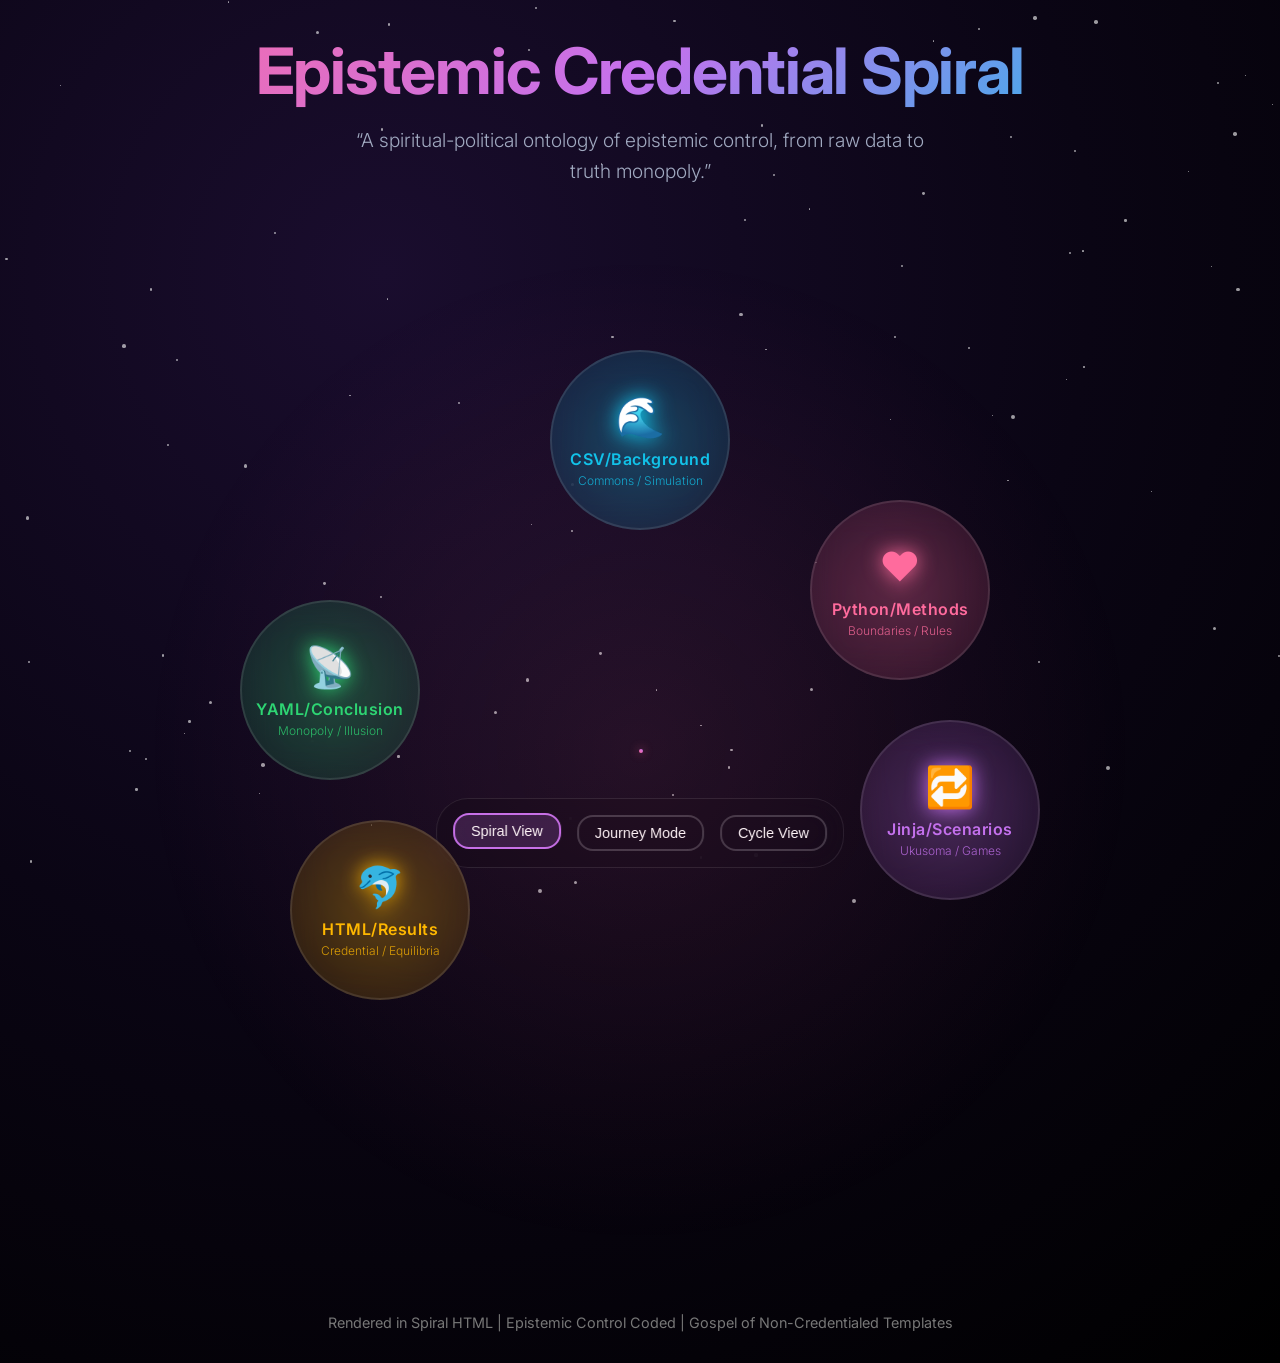
<file: index.html>
<!DOCTYPE html>
<html lang="en">
<head>
    <meta charset="UTF-8">
    <meta name="viewport" content="width=device-width, initial-scale=1.0">
    <title>Epistemic Credential Spiral</title>
    <link rel="stylesheet" href="../css/main.css">
</head>
<body>
    <div class="cosmic-bg" id="cosmicBg"></div>
    
    <div class="container">
        <div class="header">
            <h1 class="title">Epistemic Credential Spiral</h1>
            <p class="subtitle">“A spiritual-political ontology of epistemic control, from raw data to truth monopoly.”</p>
        </div>
        
        <div class="spiral-container">
            <div class="spiral-path">
                <div class="spiral-trail"></div>
            </div>
            
            <div class="stage stage-csv" data-stage="csv">
                <div class="stage-icon">🌊</div>
                <div class="stage-name">CSV/Background</div>
                <div class="stage-subtitle">Commons / Simulation</div>
            </div>
            
            <div class="stage stage-py" data-stage="py">
                <div class="stage-icon">❤️</div>
                <div class="stage-name">Python/Methods</div>
                <div class="stage-subtitle">Boundaries / Rules</div>
            </div>
            
            <div class="stage stage-jinja" data-stage="jinja">
                <div class="stage-icon">🔁</div>
                <div class="stage-name">Jinja/Scenarios</div>
                <div class="stage-subtitle">Ukusoma / Games</div>
            </div>
            
            <div class="stage stage-html" data-stage="html">
                <div class="stage-icon">🐬</div>
                <div class="stage-name">HTML/Results</div>
                <div class="stage-subtitle">Credential / Equilibria</div>
            </div>
            
            <div class="stage stage-yaml" data-stage="yaml">
                <div class="stage-icon">📡</div>
                <div class="stage-name">YAML/Conclusion</div>
                <div class="stage-subtitle">Monopoly / Illusion</div>
            </div>
        </div>
        
        <footer>
            Rendered in Spiral HTML | Epistemic Control Coded | Gospel of Non-Credentialed Templates
        </footer>
    </div>
    
    <div class="detail-panel" id="detailPanel">
        <div class="detail-header">
            <div class="detail-title" id="detailTitle">
                <span id="detailIcon">🌊</span>
                <span id="detailName">CSV/Background</span>
            </div>
            <button class="close-btn" onclick="closeDetail()">×</button>
        </div>
        <div class="detail-section">
            <h3>File Type</h3>
            <p id="detailNeuro"></p>
        </div>
        <div class="detail-section">
            <h3>Metaphor</h3>
            <p id="detailWeb"></p>
        </div>
        <div class="detail-section">
            <h3>Role / Function</h3>
            <p id="detailRole"></p>
        </div>
        <div class="detail-section">
            <h3>Description & Epistemology</h3>
            <p id="detailDescription"></p>
        </div>
    </div>
    
    <div class="navigation">
        <button class="nav-btn active" onclick="setView('spiral')">Spiral View</button>
        <button class="nav-btn" onclick="setView('journey')">Journey Mode</button>
        <button class="nav-btn" onclick="setView('cycle')">Cycle View</button>
    </div>
    <script src="../js/main.js"></script>
</body>
</html>
</file>
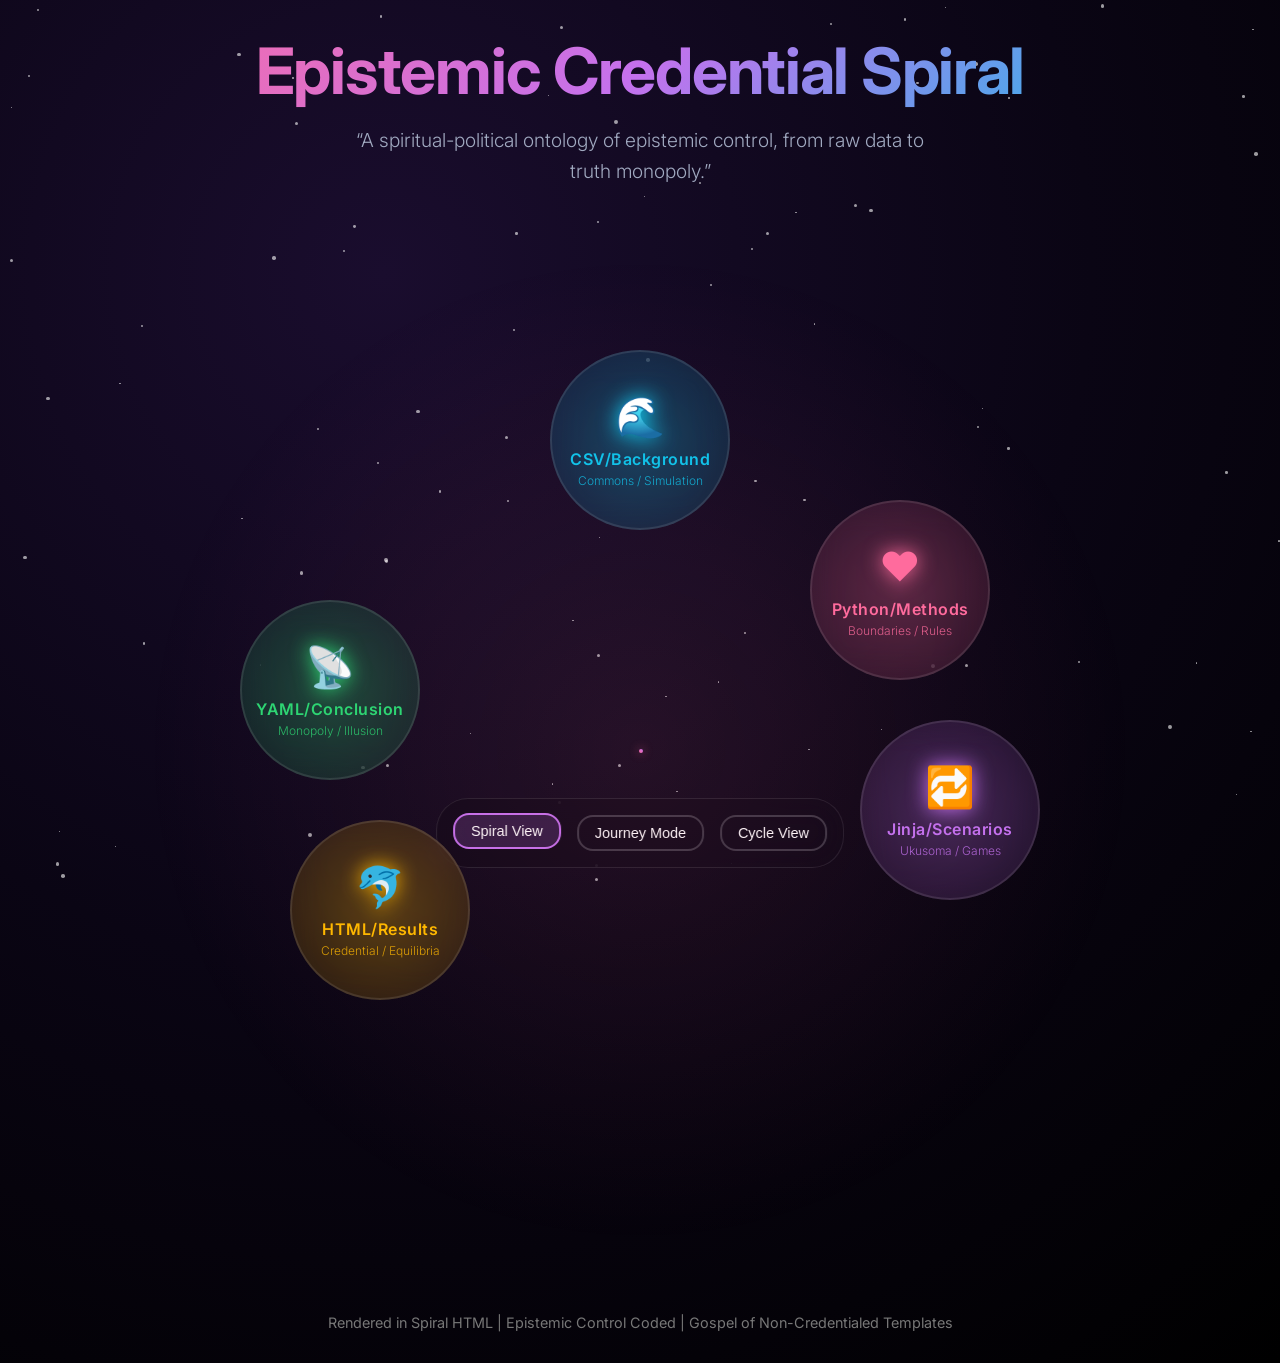
<file: heritage/index.html>
<!DOCTYPE html>
<html lang="en">
<head>
    <meta charset="UTF-8">
    <meta name="viewport" content="width=device-width, initial-scale=1.0">
    <title>Epistemic Credential Spiral</title>
    <link rel="stylesheet" href="css/main.css">
</head>
<body>
    <div class="cosmic-bg" id="cosmicBg"></div>
    
    <div class="container">
        <div class="header">
            <h1 class="title">Epistemic Credential Spiral</h1>
            <p class="subtitle">“A spiritual-political ontology of epistemic control, from raw data to truth monopoly.”</p>
        </div>
        
        <div class="spiral-container">
            <div class="spiral-path">
                <div class="spiral-trail"></div>
            </div>
            
            <div class="stage stage-csv" data-stage="csv">
                <div class="stage-icon">🌊</div>
                <div class="stage-name">CSV/Background</div>
                <div class="stage-subtitle">Commons / Simulation</div>
            </div>
            
            <div class="stage stage-py" data-stage="py">
                <div class="stage-icon">❤️</div>
                <div class="stage-name">Python/Methods</div>
                <div class="stage-subtitle">Boundaries / Rules</div>
            </div>
            
            <div class="stage stage-jinja" data-stage="jinja">
                <div class="stage-icon">🔁</div>
                <div class="stage-name">Jinja/Scenarios</div>
                <div class="stage-subtitle">Ukusoma / Games</div>
            </div>
            
            <div class="stage stage-html" data-stage="html">
                <div class="stage-icon">🐬</div>
                <div class="stage-name">HTML/Results</div>
                <div class="stage-subtitle">Credential / Equilibria</div>
            </div>
            
            <div class="stage stage-yaml" data-stage="yaml">
                <div class="stage-icon">📡</div>
                <div class="stage-name">YAML/Conclusion</div>
                <div class="stage-subtitle">Monopoly / Illusion</div>
            </div>
        </div>
        
        <footer>
            Rendered in Spiral HTML | Epistemic Control Coded | Gospel of Non-Credentialed Templates
        </footer>
    </div>
    
    <div class="detail-panel" id="detailPanel">
        <div class="detail-header">
            <div class="detail-title" id="detailTitle">
                <span id="detailIcon">🌊</span>
                <span id="detailName">CSV/Background</span>
            </div>
            <button class="close-btn" onclick="closeDetail()">×</button>
        </div>
        <div class="detail-section">
            <h3>File Type</h3>
            <p id="detailNeuro"></p>
        </div>
        <div class="detail-section">
            <h3>Metaphor</h3>
            <p id="detailWeb"></p>
        </div>
        <div class="detail-section">
            <h3>Role / Function</h3>
            <p id="detailRole"></p>
        </div>
        <div class="detail-section">
            <h3>Description & Epistemology</h3>
            <p id="detailDescription"></p>
        </div>
    </div>
    
    <div class="navigation">
        <button class="nav-btn active" onclick="setView('spiral')">Spiral View</button>
        <button class="nav-btn" onclick="setView('journey')">Journey Mode</button>
        <button class="nav-btn" onclick="setView('cycle')">Cycle View</button>
    </div>
    <script src="js/main.js"></script>
</body>
</html>
</file>
<file: css/main.css>
@import url('https://fonts.googleapis.com/css2?family=Inter:wght@300;400;500;600;700&display=swap');
        
        * {
            margin: 0;
            padding: 0;
            box-sizing: border-box;
        }
        
        body {
            font-family: 'Inter', sans-serif;
            background: radial-gradient(circle at 30% 20%, #1a0d2e 0%, #0a0514 50%, #000000 100%);
            color: #ffffff;
            min-height: 100vh;
            overflow-x: hidden;
            position: relative;
        }
        
        .cosmic-bg {
            position: fixed;
            top: 0;
            left: 0;
            width: 100vw;
            height: 100vh;
            pointer-events: none;
            z-index: -1;
        }
        
        .star {
            position: absolute;
            background: white;
            border-radius: 50%;
            opacity: 0.6;
            animation: twinkle 3s infinite ease-in-out;
        }
        
        @keyframes twinkle {
            0%, 100% { opacity: 0.3; transform: scale(1); }
            50% { opacity: 1; transform: scale(1.2); }
        }
        
        .container {
            max-width: 1400px;
            margin: 0 auto;
            padding: 2rem;
            position: relative;
            z-index: 1;
        }
        
        .header {
            text-align: center;
            margin-bottom: 4rem;
            animation: fadeInDown 1s ease-out;
        }
        
        .title {
            font-size: clamp(2.5rem, 6vw, 4rem);
            font-weight: 700;
            background: linear-gradient(135deg, #ff6b9d, #c471ed, #12c2e9);
            background-clip: text;
            -webkit-background-clip: text;
            color: transparent;
            margin-bottom: 1rem;
            letter-spacing: -0.02em;
        }
        
        .subtitle {
            font-size: 1.2rem;
            color: #a0a9c0;
            font-weight: 300;
            max-width: 600px;
            margin: 0 auto;
            line-height: 1.6;
        }
        
        .spiral-container {
            position: relative;
            width: 100%;
            max-width: 1000px;
            margin: 0 auto;
            aspect-ratio: 1;
            border-radius: 50%;
            background: radial-gradient(circle at center, rgba(255,107,157,0.1) 0%, transparent 70%);
            animation: pulseGlow 4s infinite ease-in-out;
        }
        
        @keyframes pulseGlow {
            0%, 100% { box-shadow: 0 0 50px rgba(255,107,157,0.2); }
            50% { box-shadow: 0 0 100px rgba(255,107,157,0.4); }
        }
        
        .spiral-path {
            position: absolute;
            top: 50%;
            left: 50%;
            width: 2px;
            height: 2px;
            transform: translate(-50%, -50%);
        }
        
        .spiral-trail {
            position: absolute;
            width: 4px;
            height: 4px;
            background: linear-gradient(45deg, #ff6b9d, #c471ed);
            border-radius: 50%;
            box-shadow: 0 0 10px rgba(255,107,157,0.8);
            animation: spiralMove 20s linear infinite;
        }
        
        @keyframes spiralMove {
            0% {
                transform: rotate(0deg) translateX(50px) rotate(0deg);
                opacity: 0;
            }
            10% { opacity: 1; }
            90% { opacity: 1; }
            100% {
                transform: rotate(1800deg) translateX(400px) rotate(-1800deg);
                opacity: 0;
            }
        }
        
        .stage {
            position: absolute;
            width: 180px;
            height: 180px;
            border-radius: 50%;
            display: flex;
            flex-direction: column;
            align-items: center;
            justify-content: center;
            text-align: center;
            cursor: pointer;
            transition: all 0.4s cubic-bezier(0.4, 0, 0.2, 1);
            backdrop-filter: blur(20px);
            border: 2px solid rgba(255,255,255,0.1);
            animation: float 6s ease-in-out infinite;
        }
        
        .stage:hover {
            transform: scale(1.1) translateZ(20px);
            box-shadow: 0 20px 40px rgba(0,0,0,0.3);
            border-color: rgba(255,255,255,0.3);
        }
        
        .stage.active {
            transform: scale(1.15);
            z-index: 10;
        }
        
        @keyframes float {
            0%, 100% { transform: translateY(0px); }
            50% { transform: translateY(-10px); }
        }
        
        .stage-icon {
            font-size: 2.5rem;
            margin-bottom: 0.5rem;
            filter: drop-shadow(0 0 10px currentColor);
        }
        
        .stage-name {
            font-size: 1rem;
            font-weight: 600;
            margin-bottom: 0.25rem;
            letter-spacing: 0.5px;
        }
        
        .stage-subtitle {
            font-size: 0.75rem;
            opacity: 0.8;
            font-weight: 300;
        }
        
        /* Stage Positions */
        .stage-csv {
            top: 10%;
            left: 50%;
            transform: translateX(-50%);
            background: radial-gradient(circle, rgba(18,194,233,0.3), rgba(18,194,233,0.1));
            color: #12c2e9;
            animation-delay: 0s;
        }
        
        .stage-py {
            top: 25%;
            right: 15%;
            background: radial-gradient(circle, rgba(255,107,157,0.3), rgba(255,107,157,0.1));
            color: #ff6b9d;
            animation-delay: 1s;
        }
        
        .stage-jinja {
            bottom: 35%;
            right: 10%;
            background: radial-gradient(circle, rgba(196,113,237,0.3), rgba(196,113,237,0.1));
            color: #c471ed;
            animation-delay: 2s;
        }
        
        .stage-html {
            bottom: 25%;
            left: 15%;
            background: radial-gradient(circle, rgba(255,184,0,0.3), rgba(255,184,0,0.1));
            color: #ffb800;
            animation-delay: 3s;
        }
        
        .stage-yaml {
            top: 35%;
            left: 10%;
            background: radial-gradient(circle, rgba(46,213,115,0.3), rgba(46,213,115,0.1));
            color: #2ed573;
            animation-delay: 4s;
        }
        
        .detail-panel {
            position: fixed;
            top: 0;
            right: -100%;
            width: 100%;
            max-width: 500px;
            height: 100vh;
            background: rgba(10,5,20,0.95);
            backdrop-filter: blur(30px);
            border-left: 1px solid rgba(255,255,255,0.1);
            padding: 2rem;
            z-index: 1000;
            transition: right 0.5s cubic-bezier(0.4, 0, 0.2, 1);
            overflow-y: auto;
        }
        
        .detail-panel.active {
            right: 0;
        }
        
        .detail-header {
            display: flex;
            justify-content: space-between;
            align-items: center;
            margin-bottom: 2rem;
            padding-bottom: 1rem;
            border-bottom: 1px solid rgba(255,255,255,0.1);
        }
        
        .detail-title {
            font-size: 1.5rem;
            font-weight: 600;
            display: flex;
            align-items: center;
            gap: 0.5rem;
        }
        
        .close-btn {
            background: none;
            border: none;
            color: #fff;
            font-size: 1.5rem;
            cursor: pointer;
            padding: 0.5rem;
            border-radius: 50%;
            transition: background 0.3s;
        }
        
        .close-btn:hover {
            background: rgba(255,255,255,0.1);
        }
        
        .detail-section {
            margin-bottom: 1.5rem;
        }
        
        .detail-section h3 {
            font-size: 1.1rem;
            margin-bottom: 0.5rem;
            color: #c471ed;
        }
        
        .detail-section p {
            line-height: 1.6;
            color: #a0a9c0;
        }
        
        .navigation {
            position: fixed;
            bottom: 2rem;
            left: 50%;
            transform: translateX(-50%);
            display: flex;
            gap: 1rem;
            background: rgba(10,5,20,0.8);
            padding: 1rem;
            border-radius: 2rem;
            backdrop-filter: blur(20px);
            border: 1px solid rgba(255,255,255,0.1);
        }
        
        .nav-btn {
            background: none;
            border: 2px solid rgba(255,255,255,0.2);
            color: #fff;
            padding: 0.5rem 1rem;
            border-radius: 1rem;
            cursor: pointer;
            transition: all 0.3s;
            font-size: 0.9rem;
        }
        
        .nav-btn:hover, .nav-btn.active {
            border-color: #c471ed;
            background: rgba(196,113,237,0.2);
            transform: translateY(-2px);
        }
        
        @keyframes fadeInDown {
            from {
                opacity: 0;
                transform: translateY(-30px);
            }
            to {
                opacity: 1;
                transform: translateY(0);
            }
        }
        
        footer {
            text-align: center;
            margin-top: 4rem;
            font-size: 0.9rem;
            color: #777;
            position: relative;
            z-index: 1;
        }
        
        @media (max-width: 768px) {
            .stage {
                width: 140px;
                height: 140px;
            }
            
            .stage-icon {
                font-size: 2rem;
            }
            
            .stage-name {
                font-size: 0.9rem;
            }
            
            .stage-subtitle {
                font-size: 0.7rem;
            }
            
            .detail-panel {
                width: 100vw;
            }
        }
</file>
<file: heritage/css/main.css>
@import url('https://fonts.googleapis.com/css2?family=Inter:wght@300;400;500;600;700&display=swap');
        
        * {
            margin: 0;
            padding: 0;
            box-sizing: border-box;
        }
        
        body {
            font-family: 'Inter', sans-serif;
            background: radial-gradient(circle at 30% 20%, #1a0d2e 0%, #0a0514 50%, #000000 100%);
            color: #ffffff;
            min-height: 100vh;
            overflow-x: hidden;
            position: relative;
        }
        
        .cosmic-bg {
            position: fixed;
            top: 0;
            left: 0;
            width: 100vw;
            height: 100vh;
            pointer-events: none;
            z-index: -1;
        }
        
        .star {
            position: absolute;
            background: white;
            border-radius: 50%;
            opacity: 0.6;
            animation: twinkle 3s infinite ease-in-out;
        }
        
        @keyframes twinkle {
            0%, 100% { opacity: 0.3; transform: scale(1); }
            50% { opacity: 1; transform: scale(1.2); }
        }
        
        .container {
            max-width: 1400px;
            margin: 0 auto;
            padding: 2rem;
            position: relative;
            z-index: 1;
        }
        
        .header {
            text-align: center;
            margin-bottom: 4rem;
            animation: fadeInDown 1s ease-out;
        }
        
        .title {
            font-size: clamp(2.5rem, 6vw, 4rem);
            font-weight: 700;
            background: linear-gradient(135deg, #ff6b9d, #c471ed, #12c2e9);
            background-clip: text;
            -webkit-background-clip: text;
            color: transparent;
            margin-bottom: 1rem;
            letter-spacing: -0.02em;
        }
        
        .subtitle {
            font-size: 1.2rem;
            color: #a0a9c0;
            font-weight: 300;
            max-width: 600px;
            margin: 0 auto;
            line-height: 1.6;
        }
        
        .spiral-container {
            position: relative;
            width: 100%;
            max-width: 1000px;
            margin: 0 auto;
            aspect-ratio: 1;
            border-radius: 50%;
            background: radial-gradient(circle at center, rgba(255,107,157,0.1) 0%, transparent 70%);
            animation: pulseGlow 4s infinite ease-in-out;
        }
        
        @keyframes pulseGlow {
            0%, 100% { box-shadow: 0 0 50px rgba(255,107,157,0.2); }
            50% { box-shadow: 0 0 100px rgba(255,107,157,0.4); }
        }
        
        .spiral-path {
            position: absolute;
            top: 50%;
            left: 50%;
            width: 2px;
            height: 2px;
            transform: translate(-50%, -50%);
        }
        
        .spiral-trail {
            position: absolute;
            width: 4px;
            height: 4px;
            background: linear-gradient(45deg, #ff6b9d, #c471ed);
            border-radius: 50%;
            box-shadow: 0 0 10px rgba(255,107,157,0.8);
            animation: spiralMove 20s linear infinite;
        }
        
        @keyframes spiralMove {
            0% {
                transform: rotate(0deg) translateX(50px) rotate(0deg);
                opacity: 0;
            }
            10% { opacity: 1; }
            90% { opacity: 1; }
            100% {
                transform: rotate(1800deg) translateX(400px) rotate(-1800deg);
                opacity: 0;
            }
        }
        
        .stage {
            position: absolute;
            width: 180px;
            height: 180px;
            border-radius: 50%;
            display: flex;
            flex-direction: column;
            align-items: center;
            justify-content: center;
            text-align: center;
            cursor: pointer;
            transition: all 0.4s cubic-bezier(0.4, 0, 0.2, 1);
            backdrop-filter: blur(20px);
            border: 2px solid rgba(255,255,255,0.1);
            animation: float 6s ease-in-out infinite;
        }
        
        .stage:hover {
            transform: scale(1.1) translateZ(20px);
            box-shadow: 0 20px 40px rgba(0,0,0,0.3);
            border-color: rgba(255,255,255,0.3);
        }
        
        .stage.active {
            transform: scale(1.15);
            z-index: 10;
        }
        
        @keyframes float {
            0%, 100% { transform: translateY(0px); }
            50% { transform: translateY(-10px); }
        }
        
        .stage-icon {
            font-size: 2.5rem;
            margin-bottom: 0.5rem;
            filter: drop-shadow(0 0 10px currentColor);
        }
        
        .stage-name {
            font-size: 1rem;
            font-weight: 600;
            margin-bottom: 0.25rem;
            letter-spacing: 0.5px;
        }
        
        .stage-subtitle {
            font-size: 0.75rem;
            opacity: 0.8;
            font-weight: 300;
        }
        
        /* Stage Positions */
        .stage-csv {
            top: 10%;
            left: 50%;
            transform: translateX(-50%);
            background: radial-gradient(circle, rgba(18,194,233,0.3), rgba(18,194,233,0.1));
            color: #12c2e9;
            animation-delay: 0s;
        }
        
        .stage-py {
            top: 25%;
            right: 15%;
            background: radial-gradient(circle, rgba(255,107,157,0.3), rgba(255,107,157,0.1));
            color: #ff6b9d;
            animation-delay: 1s;
        }
        
        .stage-jinja {
            bottom: 35%;
            right: 10%;
            background: radial-gradient(circle, rgba(196,113,237,0.3), rgba(196,113,237,0.1));
            color: #c471ed;
            animation-delay: 2s;
        }
        
        .stage-html {
            bottom: 25%;
            left: 15%;
            background: radial-gradient(circle, rgba(255,184,0,0.3), rgba(255,184,0,0.1));
            color: #ffb800;
            animation-delay: 3s;
        }
        
        .stage-yaml {
            top: 35%;
            left: 10%;
            background: radial-gradient(circle, rgba(46,213,115,0.3), rgba(46,213,115,0.1));
            color: #2ed573;
            animation-delay: 4s;
        }
        
        .detail-panel {
            position: fixed;
            top: 0;
            right: -100%;
            width: 100%;
            max-width: 500px;
            height: 100vh;
            background: rgba(10,5,20,0.95);
            backdrop-filter: blur(30px);
            border-left: 1px solid rgba(255,255,255,0.1);
            padding: 2rem;
            z-index: 1000;
            transition: right 0.5s cubic-bezier(0.4, 0, 0.2, 1);
            overflow-y: auto;
        }
        
        .detail-panel.active {
            right: 0;
        }
        
        .detail-header {
            display: flex;
            justify-content: space-between;
            align-items: center;
            margin-bottom: 2rem;
            padding-bottom: 1rem;
            border-bottom: 1px solid rgba(255,255,255,0.1);
        }
        
        .detail-title {
            font-size: 1.5rem;
            font-weight: 600;
            display: flex;
            align-items: center;
            gap: 0.5rem;
        }
        
        .close-btn {
            background: none;
            border: none;
            color: #fff;
            font-size: 1.5rem;
            cursor: pointer;
            padding: 0.5rem;
            border-radius: 50%;
            transition: background 0.3s;
        }
        
        .close-btn:hover {
            background: rgba(255,255,255,0.1);
        }
        
        .detail-section {
            margin-bottom: 1.5rem;
        }
        
        .detail-section h3 {
            font-size: 1.1rem;
            margin-bottom: 0.5rem;
            color: #c471ed;
        }
        
        .detail-section p {
            line-height: 1.6;
            color: #a0a9c0;
        }
        
        .navigation {
            position: fixed;
            bottom: 2rem;
            left: 50%;
            transform: translateX(-50%);
            display: flex;
            gap: 1rem;
            background: rgba(10,5,20,0.8);
            padding: 1rem;
            border-radius: 2rem;
            backdrop-filter: blur(20px);
            border: 1px solid rgba(255,255,255,0.1);
        }
        
        .nav-btn {
            background: none;
            border: 2px solid rgba(255,255,255,0.2);
            color: #fff;
            padding: 0.5rem 1rem;
            border-radius: 1rem;
            cursor: pointer;
            transition: all 0.3s;
            font-size: 0.9rem;
        }
        
        .nav-btn:hover, .nav-btn.active {
            border-color: #c471ed;
            background: rgba(196,113,237,0.2);
            transform: translateY(-2px);
        }
        
        @keyframes fadeInDown {
            from {
                opacity: 0;
                transform: translateY(-30px);
            }
            to {
                opacity: 1;
                transform: translateY(0);
            }
        }
        
        footer {
            text-align: center;
            margin-top: 4rem;
            font-size: 0.9rem;
            color: #777;
            position: relative;
            z-index: 1;
        }
        
        @media (max-width: 768px) {
            .stage {
                width: 140px;
                height: 140px;
            }
            
            .stage-icon {
                font-size: 2rem;
            }
            
            .stage-name {
                font-size: 0.9rem;
            }
            
            .stage-subtitle {
                font-size: 0.7rem;
            }
            
            .detail-panel {
                width: 100vw;
            }
        }
</file>
